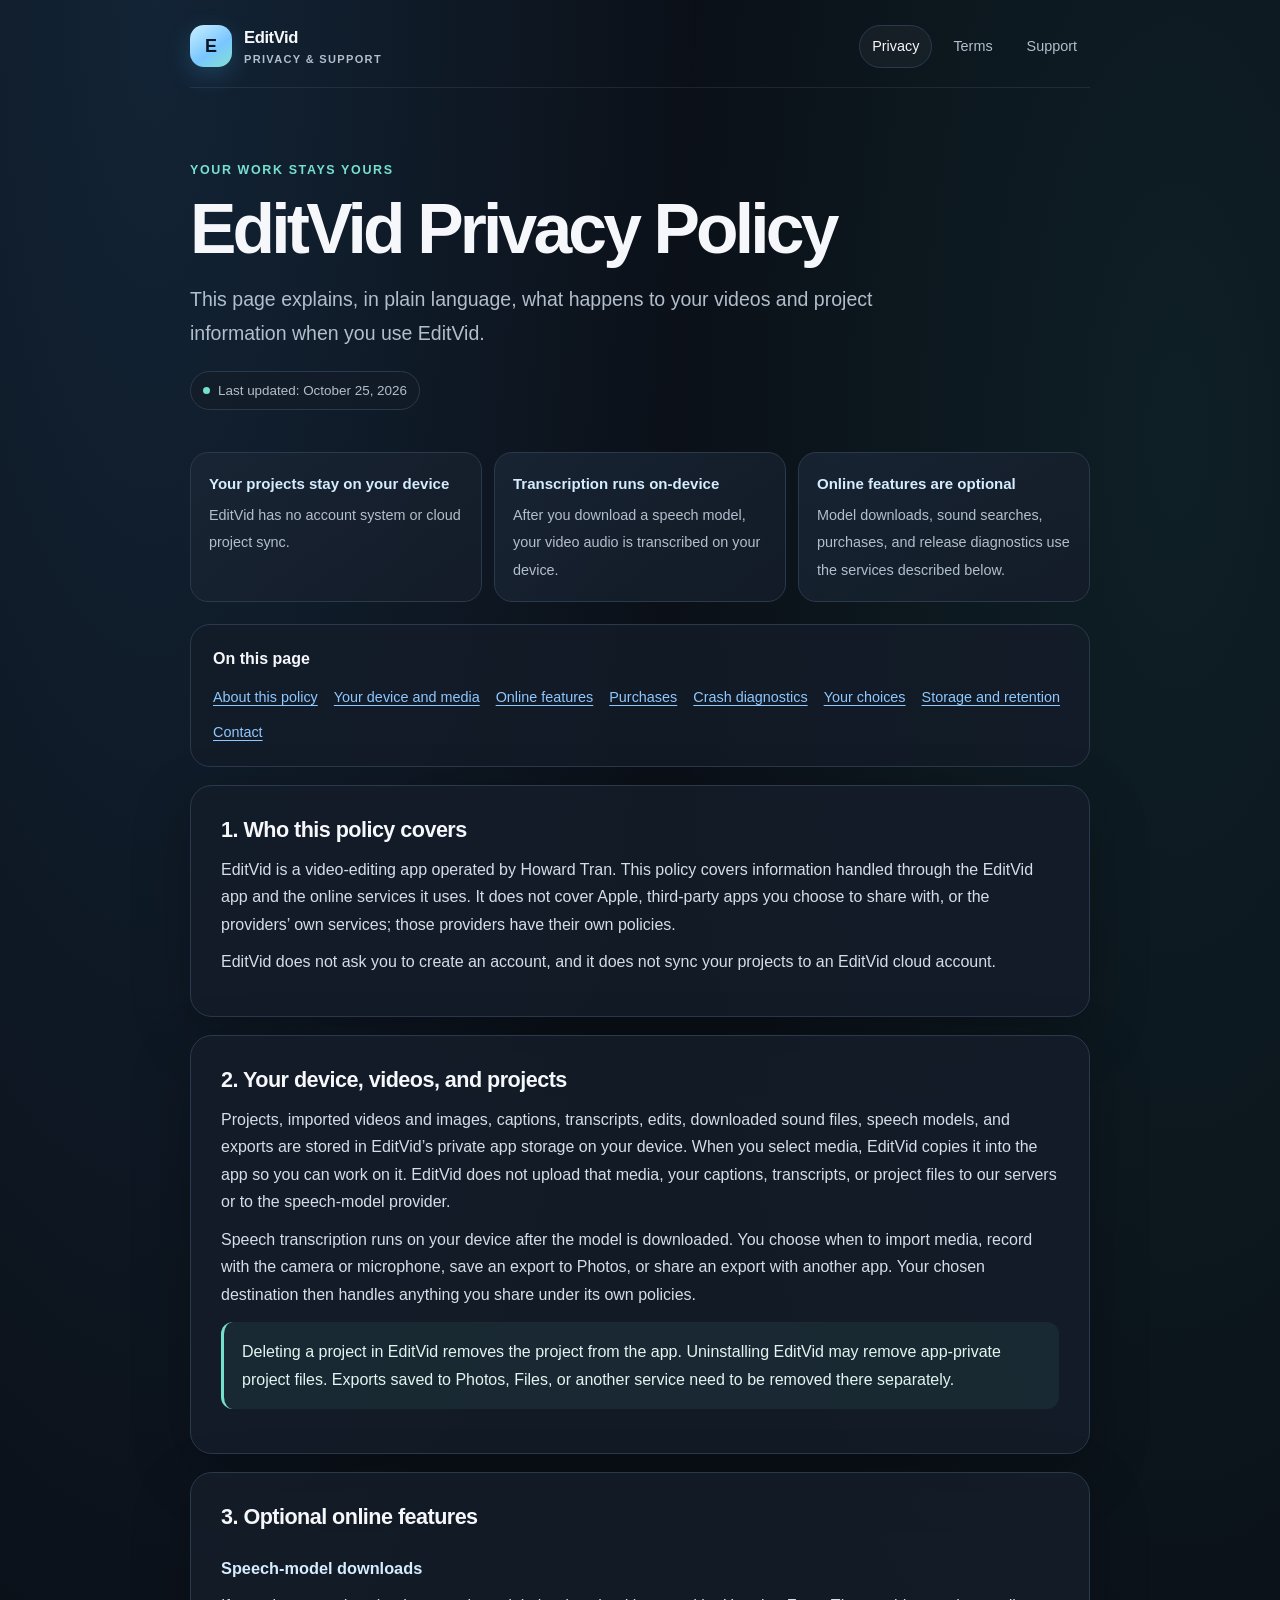
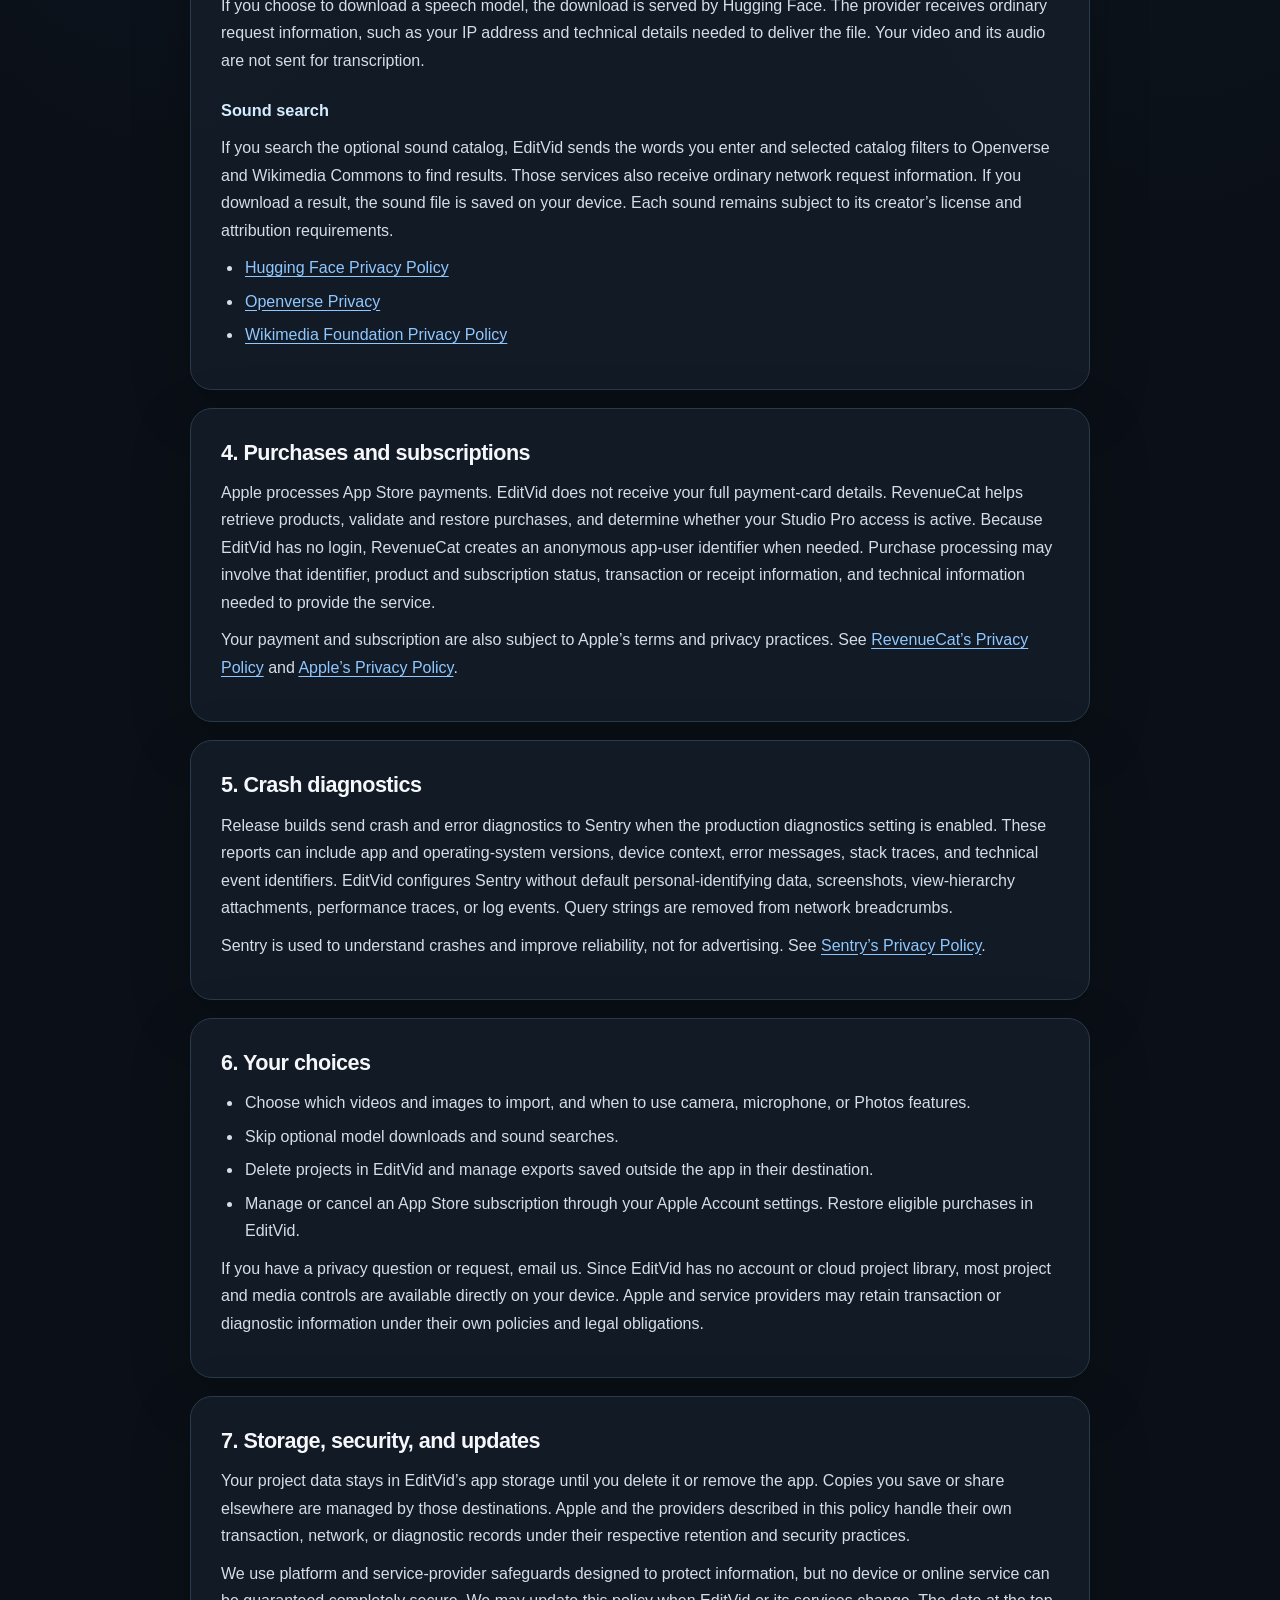
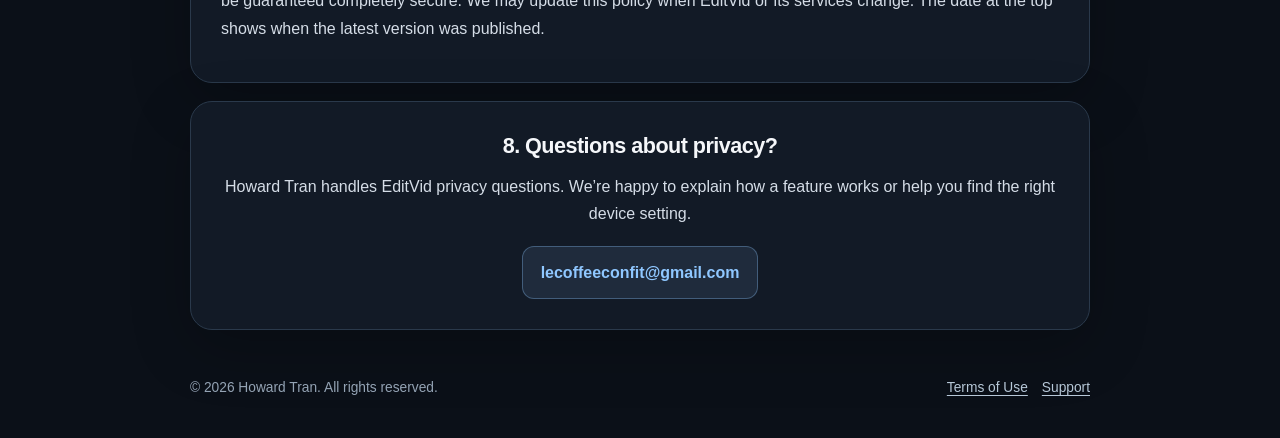
<file: index.html>
<!doctype html>
<html lang="en">
<head>
  <meta charset="utf-8">
  <meta name="viewport" content="width=device-width, initial-scale=1">
  <meta name="theme-color" content="#0b1018">
  <meta name="description" content="A clear guide to how EditVid handles your videos, projects, purchases, and diagnostics.">
  <title>EditVid Privacy Policy</title>
  <link rel="stylesheet" href="styles.css">
</head>
<body>
  <a class="skip-link" href="#main">Skip to policy</a>
  <div class="shell">
    <header class="topbar">
      <a class="brand" href="index.html" aria-label="EditVid Legal home">
        <span class="brand-mark" aria-hidden="true">E</span>
        <span><span class="brand-name">EditVid</span><span class="brand-sub">Privacy & support</span></span>
      </a>
      <nav class="nav" aria-label="Legal pages">
        <a href="index.html" aria-current="page">Privacy</a>
        <a href="terms.html">Terms</a>
        <a href="supportPage.html">Support</a>
      </nav>
    </header>

    <main id="main">
      <header class="hero">
        <p class="eyebrow">Your work stays yours</p>
        <h1>EditVid Privacy Policy</h1>
        <p class="lead">This page explains, in plain language, what happens to your videos and project information when you use EditVid.</p>
        <div class="updated">Last updated: October 25, 2026</div>
      </header>

      <section class="summary" aria-label="Privacy at a glance">
        <div class="summary-item"><strong>Your projects stay on your device</strong><span>EditVid has no account system or cloud project sync.</span></div>
        <div class="summary-item"><strong>Transcription runs on-device</strong><span>After you download a speech model, your video audio is transcribed on your device.</span></div>
        <div class="summary-item"><strong>Online features are optional</strong><span>Model downloads, sound searches, purchases, and release diagnostics use the services described below.</span></div>
      </section>

      <nav class="contents" aria-label="Privacy policy contents">
        <h2>On this page</h2>
        <ul>
          <li><a href="#about">About this policy</a></li>
          <li><a href="#device">Your device and media</a></li>
          <li><a href="#online">Online features</a></li>
          <li><a href="#purchases">Purchases</a></li>
          <li><a href="#diagnostics">Crash diagnostics</a></li>
          <li><a href="#choices">Your choices</a></li>
          <li><a href="#retention">Storage and retention</a></li>
          <li><a href="#contact">Contact</a></li>
        </ul>
      </nav>

      <section class="section" id="about">
        <h2>1. Who this policy covers</h2>
        <p>EditVid is a video-editing app operated by Howard Tran. This policy covers information handled through the EditVid app and the online services it uses. It does not cover Apple, third-party apps you choose to share with, or the providers’ own services; those providers have their own policies.</p>
        <p>EditVid does not ask you to create an account, and it does not sync your projects to an EditVid cloud account.</p>
      </section>

      <section class="section" id="device">
        <h2>2. Your device, videos, and projects</h2>
        <p>Projects, imported videos and images, captions, transcripts, edits, downloaded sound files, speech models, and exports are stored in EditVid’s private app storage on your device. When you select media, EditVid copies it into the app so you can work on it. EditVid does not upload that media, your captions, transcripts, or project files to our servers or to the speech-model provider.</p>
        <p>Speech transcription runs on your device after the model is downloaded. You choose when to import media, record with the camera or microphone, save an export to Photos, or share an export with another app. Your chosen destination then handles anything you share under its own policies.</p>
        <div class="callout">Deleting a project in EditVid removes the project from the app. Uninstalling EditVid may remove app-private project files. Exports saved to Photos, Files, or another service need to be removed there separately.</div>
      </section>

      <section class="section" id="online">
        <h2>3. Optional online features</h2>
        <h3>Speech-model downloads</h3>
        <p>If you choose to download a speech model, the download is served by Hugging Face. The provider receives ordinary request information, such as your IP address and technical details needed to deliver the file. Your video and its audio are not sent for transcription.</p>
        <h3>Sound search</h3>
        <p>If you search the optional sound catalog, EditVid sends the words you enter and selected catalog filters to Openverse and Wikimedia Commons to find results. Those services also receive ordinary network request information. If you download a result, the sound file is saved on your device. Each sound remains subject to its creator’s license and attribution requirements.</p>
        <ul>
          <li><a href="https://huggingface.co/privacy" target="_blank" rel="noopener noreferrer">Hugging Face Privacy Policy</a></li>
          <li><a href="https://openverse.org/privacy" target="_blank" rel="noopener noreferrer">Openverse Privacy</a></li>
          <li><a href="https://foundation.wikimedia.org/wiki/Policy%3APrivacy_policy/en" target="_blank" rel="noopener noreferrer">Wikimedia Foundation Privacy Policy</a></li>
        </ul>
      </section>

      <section class="section" id="purchases">
        <h2>4. Purchases and subscriptions</h2>
        <p>Apple processes App Store payments. EditVid does not receive your full payment-card details. RevenueCat helps retrieve products, validate and restore purchases, and determine whether your Studio Pro access is active. Because EditVid has no login, RevenueCat creates an anonymous app-user identifier when needed. Purchase processing may involve that identifier, product and subscription status, transaction or receipt information, and technical information needed to provide the service.</p>
        <p>Your payment and subscription are also subject to Apple’s terms and privacy practices. See <a href="https://www.revenuecat.com/privacy" target="_blank" rel="noopener noreferrer">RevenueCat’s Privacy Policy</a> and <a href="https://www.apple.com/legal/privacy/" target="_blank" rel="noopener noreferrer">Apple’s Privacy Policy</a>.</p>
      </section>

      <section class="section" id="diagnostics">
        <h2>5. Crash diagnostics</h2>
        <p>Release builds send crash and error diagnostics to Sentry when the production diagnostics setting is enabled. These reports can include app and operating-system versions, device context, error messages, stack traces, and technical event identifiers. EditVid configures Sentry without default personal-identifying data, screenshots, view-hierarchy attachments, performance traces, or log events. Query strings are removed from network breadcrumbs.</p>
        <p>Sentry is used to understand crashes and improve reliability, not for advertising. See <a href="https://sentry.io/privacy/" target="_blank" rel="noopener noreferrer">Sentry’s Privacy Policy</a>.</p>
      </section>

      <section class="section" id="choices">
        <h2>6. Your choices</h2>
        <ul>
          <li>Choose which videos and images to import, and when to use camera, microphone, or Photos features.</li>
          <li>Skip optional model downloads and sound searches.</li>
          <li>Delete projects in EditVid and manage exports saved outside the app in their destination.</li>
          <li>Manage or cancel an App Store subscription through your Apple Account settings. Restore eligible purchases in EditVid.</li>
        </ul>
        <p>If you have a privacy question or request, email us. Since EditVid has no account or cloud project library, most project and media controls are available directly on your device. Apple and service providers may retain transaction or diagnostic information under their own policies and legal obligations.</p>
      </section>

      <section class="section" id="retention">
        <h2>7. Storage, security, and updates</h2>
        <p>Your project data stays in EditVid’s app storage until you delete it or remove the app. Copies you save or share elsewhere are managed by those destinations. Apple and the providers described in this policy handle their own transaction, network, or diagnostic records under their respective retention and security practices.</p>
        <p>We use platform and service-provider safeguards designed to protect information, but no device or online service can be guaranteed completely secure. We may update this policy when EditVid or its services change. The date at the top shows when the latest version was published.</p>
      </section>

      <section class="section contact-card" id="contact">
        <h2>8. Questions about privacy?</h2>
        <p>Howard Tran handles EditVid privacy questions. We’re happy to explain how a feature works or help you find the right device setting.</p>
        <a class="email" href="mailto:lecoffeeconfit@gmail.com?subject=EditVid%20Privacy%20Question">lecoffeeconfit@gmail.com</a>
      </section>
    </main>

    <footer>
      <span>© 2026 Howard Tran. All rights reserved.</span>
      <nav aria-label="Footer links"><a href="terms.html">Terms of Use</a><a href="supportPage.html">Support</a></nav>
    </footer>
  </div>
</body>
</html>
</file>
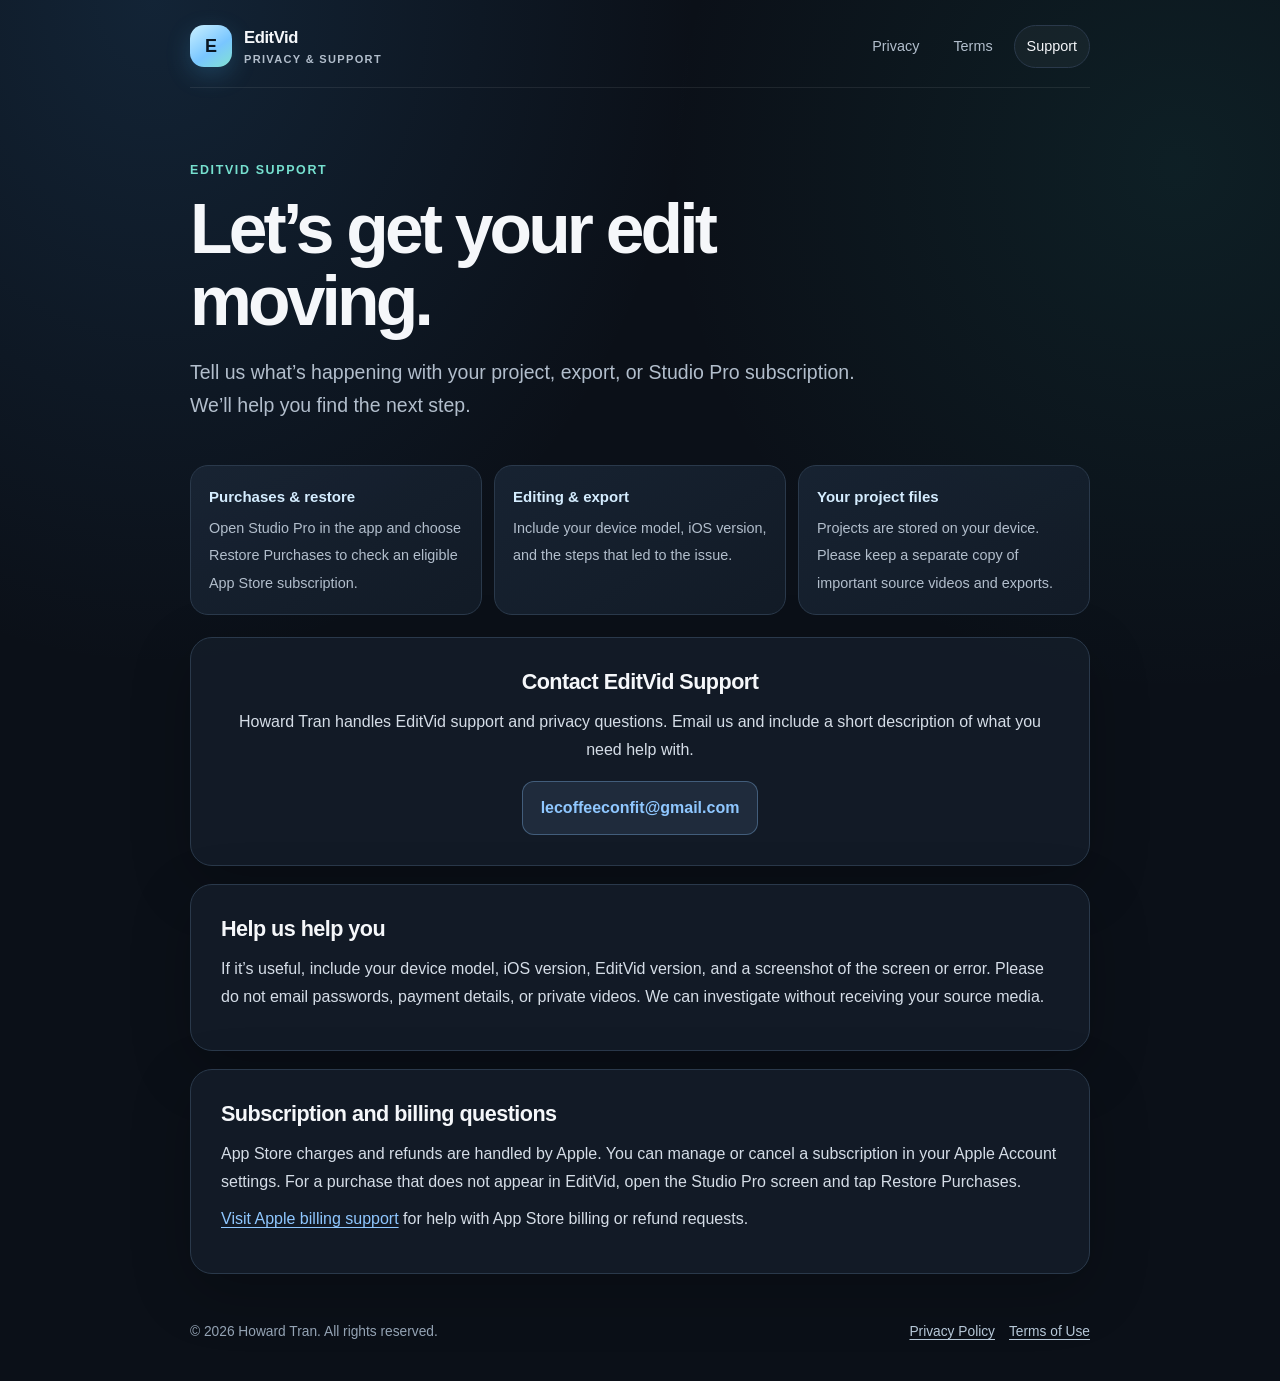
<file: supportPage.html>
<!doctype html>
<html lang="en">
<head>
  <meta charset="utf-8">
  <meta name="viewport" content="width=device-width, initial-scale=1">
  <meta name="theme-color" content="#0b1018">
  <meta name="description" content="Get friendly help with EditVid, Studio Pro, purchases, and video editing.">
  <title>EditVid Support</title>
  <link rel="stylesheet" href="styles.css">
</head>
<body>
  <a class="skip-link" href="#main">Skip to support</a>
  <div class="shell">
    <header class="topbar">
      <a class="brand" href="index.html" aria-label="EditVid Legal home">
        <span class="brand-mark" aria-hidden="true">E</span>
        <span><span class="brand-name">EditVid</span><span class="brand-sub">Privacy & support</span></span>
      </a>
      <nav class="nav" aria-label="Legal pages">
        <a href="index.html">Privacy</a>
        <a href="terms.html">Terms</a>
        <a href="supportPage.html" aria-current="page">Support</a>
      </nav>
    </header>

    <main id="main">
      <header class="hero">
        <p class="eyebrow">EditVid Support</p>
        <h1>Let’s get your edit moving.</h1>
        <p class="lead">Tell us what’s happening with your project, export, or Studio Pro subscription. We’ll help you find the next step.</p>
      </header>

      <section class="summary" aria-label="Common support topics">
        <div class="summary-item"><strong>Purchases & restore</strong><span>Open Studio Pro in the app and choose Restore Purchases to check an eligible App Store subscription.</span></div>
        <div class="summary-item"><strong>Editing & export</strong><span>Include your device model, iOS version, and the steps that led to the issue.</span></div>
        <div class="summary-item"><strong>Your project files</strong><span>Projects are stored on your device. Please keep a separate copy of important source videos and exports.</span></div>
      </section>

      <section class="section contact-card">
        <h2>Contact EditVid Support</h2>
        <p>Howard Tran handles EditVid support and privacy questions. Email us and include a short description of what you need help with.</p>
        <a class="email" href="mailto:lecoffeeconfit@gmail.com?subject=EditVid%20Support">lecoffeeconfit@gmail.com</a>
      </section>

      <section class="section">
        <h2>Help us help you</h2>
        <p>If it’s useful, include your device model, iOS version, EditVid version, and a screenshot of the screen or error. Please do not email passwords, payment details, or private videos. We can investigate without receiving your source media.</p>
      </section>

      <section class="section">
        <h2>Subscription and billing questions</h2>
        <p>App Store charges and refunds are handled by Apple. You can manage or cancel a subscription in your Apple Account settings. For a purchase that does not appear in EditVid, open the Studio Pro screen and tap Restore Purchases.</p>
        <p><a href="https://support.apple.com/billing" target="_blank" rel="noopener noreferrer">Visit Apple billing support</a> for help with App Store billing or refund requests.</p>
      </section>
    </main>

    <footer>
      <span>© 2026 Howard Tran. All rights reserved.</span>
      <nav aria-label="Footer links"><a href="index.html">Privacy Policy</a><a href="terms.html">Terms of Use</a></nav>
    </footer>
  </div>
</body>
</html>
</file>
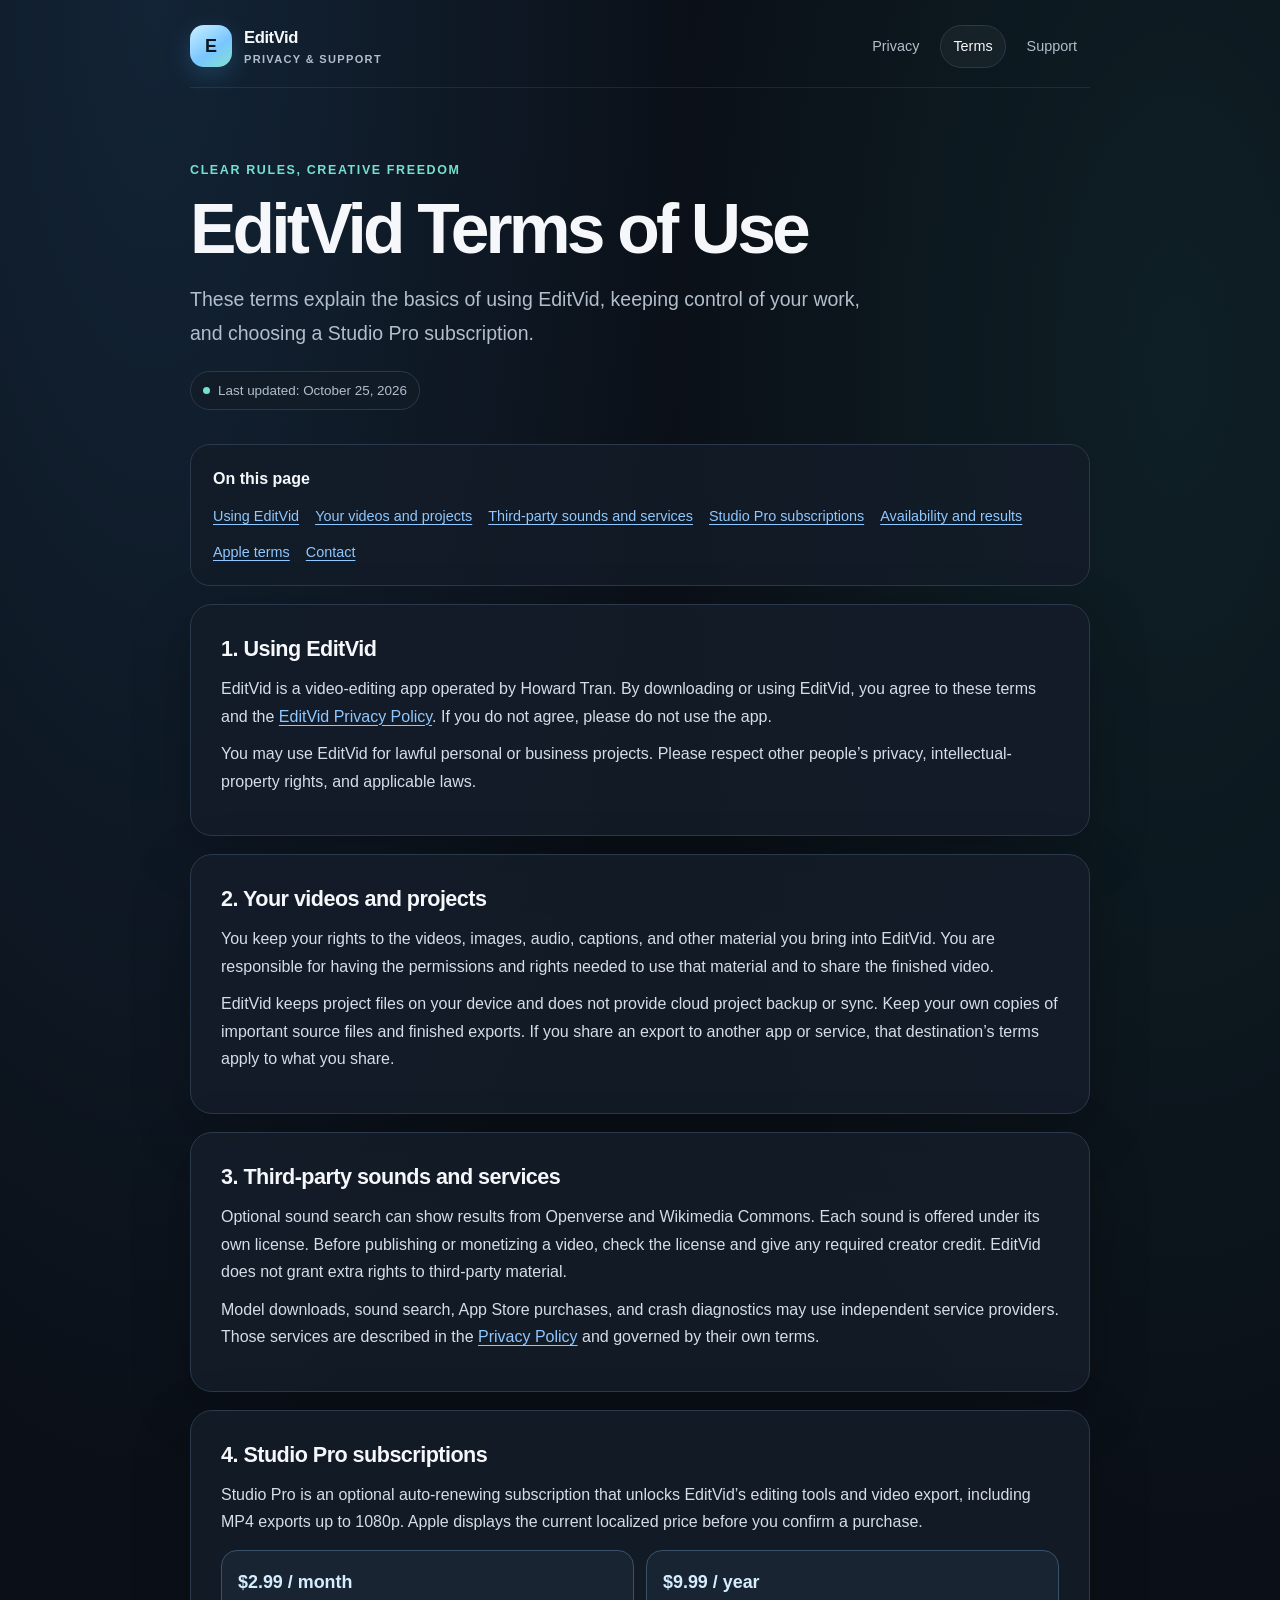
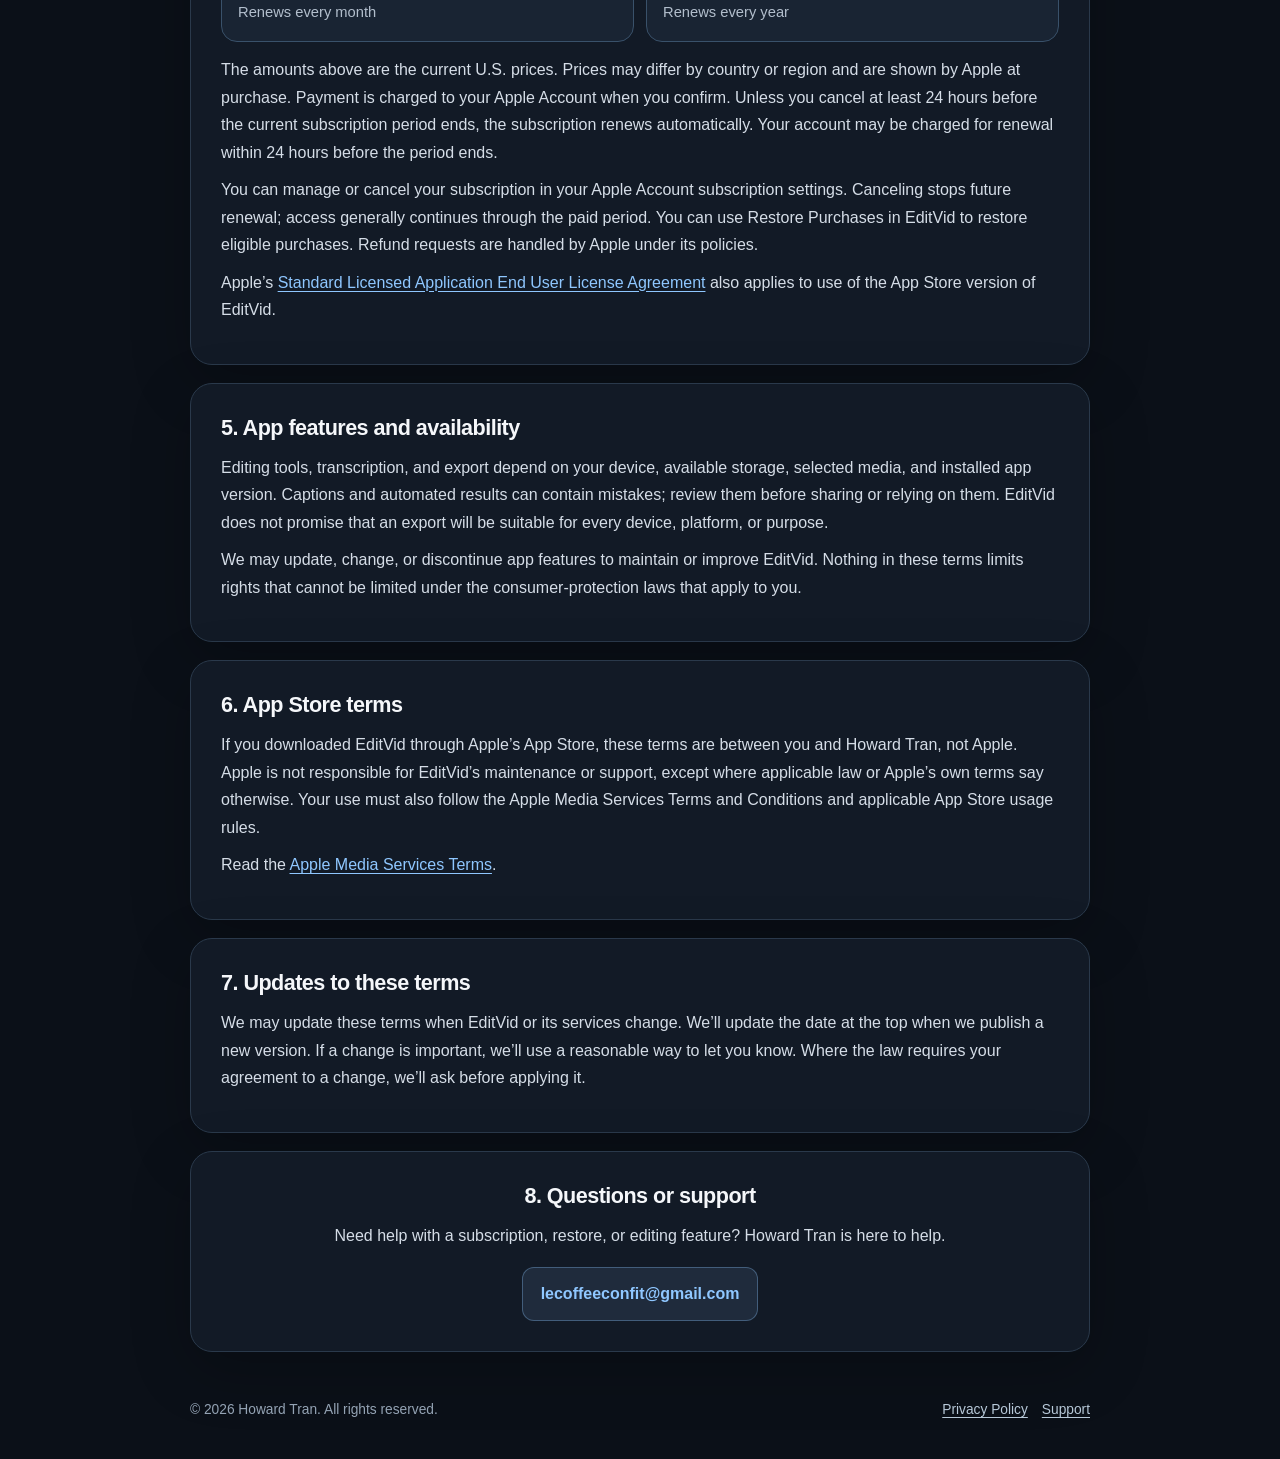
<file: terms.html>
<!doctype html>
<html lang="en">
<head>
  <meta charset="utf-8">
  <meta name="viewport" content="width=device-width, initial-scale=1">
  <meta name="theme-color" content="#0b1018">
  <meta name="description" content="Straightforward terms for using EditVid and Studio Pro.">
  <title>EditVid Terms of Use</title>
  <link rel="stylesheet" href="styles.css">
</head>
<body>
  <a class="skip-link" href="#main">Skip to terms</a>
  <div class="shell">
    <header class="topbar">
      <a class="brand" href="index.html" aria-label="EditVid Legal home">
        <span class="brand-mark" aria-hidden="true">E</span>
        <span><span class="brand-name">EditVid</span><span class="brand-sub">Privacy & support</span></span>
      </a>
      <nav class="nav" aria-label="Legal pages">
        <a href="index.html">Privacy</a>
        <a href="terms.html" aria-current="page">Terms</a>
        <a href="supportPage.html">Support</a>
      </nav>
    </header>

    <main id="main">
      <header class="hero">
        <p class="eyebrow">Clear rules, creative freedom</p>
        <h1>EditVid Terms of Use</h1>
        <p class="lead">These terms explain the basics of using EditVid, keeping control of your work, and choosing a Studio Pro subscription.</p>
        <div class="updated">Last updated: October 25, 2026</div>
      </header>

      <nav class="contents" aria-label="Terms contents">
        <h2>On this page</h2>
        <ul>
          <li><a href="#using">Using EditVid</a></li>
          <li><a href="#your-work">Your videos and projects</a></li>
          <li><a href="#third-party">Third-party sounds and services</a></li>
          <li><a href="#studio-pro">Studio Pro subscriptions</a></li>
          <li><a href="#availability">Availability and results</a></li>
          <li><a href="#apple">Apple terms</a></li>
          <li><a href="#contact">Contact</a></li>
        </ul>
      </nav>

      <section class="section" id="using">
        <h2>1. Using EditVid</h2>
        <p>EditVid is a video-editing app operated by Howard Tran. By downloading or using EditVid, you agree to these terms and the <a href="index.html">EditVid Privacy Policy</a>. If you do not agree, please do not use the app.</p>
        <p>You may use EditVid for lawful personal or business projects. Please respect other people’s privacy, intellectual-property rights, and applicable laws.</p>
      </section>

      <section class="section" id="your-work">
        <h2>2. Your videos and projects</h2>
        <p>You keep your rights to the videos, images, audio, captions, and other material you bring into EditVid. You are responsible for having the permissions and rights needed to use that material and to share the finished video.</p>
        <p>EditVid keeps project files on your device and does not provide cloud project backup or sync. Keep your own copies of important source files and finished exports. If you share an export to another app or service, that destination’s terms apply to what you share.</p>
      </section>

      <section class="section" id="third-party">
        <h2>3. Third-party sounds and services</h2>
        <p>Optional sound search can show results from Openverse and Wikimedia Commons. Each sound is offered under its own license. Before publishing or monetizing a video, check the license and give any required creator credit. EditVid does not grant extra rights to third-party material.</p>
        <p>Model downloads, sound search, App Store purchases, and crash diagnostics may use independent service providers. Those services are described in the <a href="index.html">Privacy Policy</a> and governed by their own terms.</p>
      </section>

      <section class="section" id="studio-pro">
        <h2>4. Studio Pro subscriptions</h2>
        <p>Studio Pro is an optional auto-renewing subscription that unlocks EditVid’s editing tools and video export, including MP4 exports up to 1080p. Apple displays the current localized price before you confirm a purchase.</p>
        <div class="price-list" aria-label="United States subscription plans">
          <div class="price"><strong>$2.99 / month</strong><span>Renews every month</span></div>
          <div class="price"><strong>$9.99 / year</strong><span>Renews every year</span></div>
        </div>
        <p>The amounts above are the current U.S. prices. Prices may differ by country or region and are shown by Apple at purchase. Payment is charged to your Apple Account when you confirm. Unless you cancel at least 24 hours before the current subscription period ends, the subscription renews automatically. Your account may be charged for renewal within 24 hours before the period ends.</p>
        <p>You can manage or cancel your subscription in your Apple Account subscription settings. Canceling stops future renewal; access generally continues through the paid period. You can use Restore Purchases in EditVid to restore eligible purchases. Refund requests are handled by Apple under its policies.</p>
        <p>Apple’s <a href="https://www.apple.com/legal/internet-services/itunes/dev/stdeula/" target="_blank" rel="noopener noreferrer">Standard Licensed Application End User License Agreement</a> also applies to use of the App Store version of EditVid.</p>
      </section>

      <section class="section" id="availability">
        <h2>5. App features and availability</h2>
        <p>Editing tools, transcription, and export depend on your device, available storage, selected media, and installed app version. Captions and automated results can contain mistakes; review them before sharing or relying on them. EditVid does not promise that an export will be suitable for every device, platform, or purpose.</p>
        <p>We may update, change, or discontinue app features to maintain or improve EditVid. Nothing in these terms limits rights that cannot be limited under the consumer-protection laws that apply to you.</p>
      </section>

      <section class="section" id="apple">
        <h2>6. App Store terms</h2>
        <p>If you downloaded EditVid through Apple’s App Store, these terms are between you and Howard Tran, not Apple. Apple is not responsible for EditVid’s maintenance or support, except where applicable law or Apple’s own terms say otherwise. Your use must also follow the Apple Media Services Terms and Conditions and applicable App Store usage rules.</p>
        <p>Read the <a href="https://www.apple.com/legal/internet-services/itunes/" target="_blank" rel="noopener noreferrer">Apple Media Services Terms</a>.</p>
      </section>

      <section class="section" id="changes">
        <h2>7. Updates to these terms</h2>
        <p>We may update these terms when EditVid or its services change. We’ll update the date at the top when we publish a new version. If a change is important, we’ll use a reasonable way to let you know. Where the law requires your agreement to a change, we’ll ask before applying it.</p>
      </section>

      <section class="section contact-card" id="contact">
        <h2>8. Questions or support</h2>
        <p>Need help with a subscription, restore, or editing feature? Howard Tran is here to help.</p>
        <a class="email" href="mailto:lecoffeeconfit@gmail.com?subject=EditVid%20Support">lecoffeeconfit@gmail.com</a>
      </section>
    </main>

    <footer>
      <span>© 2026 Howard Tran. All rights reserved.</span>
      <nav aria-label="Footer links"><a href="index.html">Privacy Policy</a><a href="supportPage.html">Support</a></nav>
    </footer>
  </div>
</body>
</html>
</file>
<file: styles.css>
:root {
  color-scheme: dark;
  --page: #0b1018;
  --surface: #131c28;
  --surface-raised: #192535;
  --line: #2a394b;
  --ink: #f5f7fa;
  --muted: #b2becc;
  --accent: #8fc7ff;
  --accent-soft: #d5edff;
  --teal: #76e0cf;
  --gold: #f4ca79;
  --shadow: 0 18px 60px rgba(0, 0, 0, .22);
}

* { box-sizing: border-box; }
html { scroll-behavior: smooth; }
body {
  margin: 0;
  color: var(--ink);
  background:
    radial-gradient(ellipse at 12% 0%, rgba(53, 126, 190, .18), transparent 34rem),
    radial-gradient(ellipse at 92% 12%, rgba(37, 156, 145, .11), transparent 32rem),
    var(--page);
  font: 16px/1.72 -apple-system, BlinkMacSystemFont, "Segoe UI", sans-serif;
  -webkit-font-smoothing: antialiased;
}
a { color: var(--accent); text-underline-offset: .2em; }
a:hover { color: var(--accent-soft); }
a:focus-visible { outline: 3px solid var(--gold); outline-offset: 4px; border-radius: 4px; }
.skip-link {
  position: absolute; left: 16px; top: -80px; z-index: 5;
  padding: 10px 14px; border-radius: 10px; background: var(--ink); color: var(--page);
}
.skip-link:focus { top: 14px; }
.shell { width: min(900px, calc(100% - 32px)); margin: 0 auto; }
.topbar {
  display: flex; align-items: center; justify-content: space-between; gap: 18px;
  padding: 24px 0 18px; border-bottom: 1px solid rgba(255,255,255,.08);
}
.brand { display: inline-flex; align-items: center; gap: 12px; color: var(--ink); text-decoration: none; }
.brand-mark {
  display: grid; place-items: center; width: 42px; height: 42px; border-radius: 14px;
  color: #0a1723; font-size: 18px; font-weight: 850;
  background: linear-gradient(145deg, #c9f0ff, #79c6ff 58%, #82e2d1);
  box-shadow: 0 8px 25px rgba(68, 161, 221, .24);
}
.brand-name { font-size: 1.04rem; font-weight: 760; letter-spacing: -.025em; }
.brand-sub { display: block; margin-top: -3px; color: var(--muted); font-size: .69rem; font-weight: 650; letter-spacing: .12em; text-transform: uppercase; }
.nav { display: flex; flex-wrap: wrap; justify-content: flex-end; gap: 8px; }
.nav a {
  padding: 8px 12px; border: 1px solid transparent; border-radius: 999px;
  color: var(--muted); font-size: .9rem; text-decoration: none;
}
.nav a:hover, .nav a[aria-current="page"] { border-color: var(--line); background: rgba(255,255,255,.04); color: var(--ink); }
.hero { padding: clamp(40px, 8vw, 72px) 0 34px; }
.eyebrow { margin: 0 0 12px; color: var(--teal); font-size: .78rem; font-weight: 750; letter-spacing: .13em; text-transform: uppercase; }
h1 { max-width: 760px; margin: 0; font-size: clamp(2.45rem, 7vw, 4.35rem); line-height: 1.04; letter-spacing: -.055em; }
.lead { max-width: 700px; margin: 18px 0 0; color: var(--muted); font-size: clamp(1.05rem, 2.5vw, 1.22rem); }
.updated { display: inline-flex; align-items: center; gap: 8px; margin-top: 20px; padding: 7px 12px; border: 1px solid var(--line); border-radius: 999px; background: rgba(19,28,40,.72); color: var(--muted); font-size: .84rem; }
.updated::before { width: 7px; height: 7px; border-radius: 50%; background: var(--teal); content: ""; }
.summary {
  display: grid; grid-template-columns: repeat(3, 1fr); gap: 12px; margin: 8px 0 22px;
}
.summary-item { padding: 18px; border: 1px solid var(--line); border-radius: 18px; background: linear-gradient(145deg, rgba(25,37,53,.88), rgba(19,28,40,.88)); }
.summary-item strong { display: block; margin-bottom: 4px; color: var(--accent-soft); font-size: .94rem; }
.summary-item span { color: var(--muted); font-size: .9rem; }
.contents { margin: 0 0 18px; padding: 20px 22px; border: 1px solid var(--line); border-radius: 20px; background: rgba(19,28,40,.8); }
.contents h2 { margin: 0 0 10px; font-size: 1rem; letter-spacing: 0; }
.contents ul { display: flex; flex-wrap: wrap; gap: 8px 16px; margin: 0; padding: 0; list-style: none; }
.contents a { font-size: .9rem; }
.section {
  margin: 18px 0; padding: clamp(21px, 4vw, 30px);
  border: 1px solid var(--line); border-radius: 22px;
  background: rgba(19,28,40,.91); box-shadow: var(--shadow);
  scroll-margin-top: 18px;
}
.section h2 { margin: 0 0 12px; font-size: 1.35rem; line-height: 1.3; letter-spacing: -.025em; }
.section h3 { margin: 22px 0 6px; color: var(--accent-soft); font-size: 1.02rem; }
.section p { margin: 10px 0; color: #d5dde7; }
.section ul { margin: 10px 0; padding-left: 22px; color: #d5dde7; }
.section li { margin: 6px 0; padding-left: 2px; }
.callout { margin: 14px 0; padding: 16px 18px; border-left: 3px solid var(--teal); border-radius: 12px; background: rgba(118,224,207,.07); color: #e3f4f0; }
.price-list { display: grid; grid-template-columns: repeat(2, minmax(0, 1fr)); gap: 12px; margin: 14px 0; }
.price { padding: 16px; border: 1px solid #39516a; border-radius: 16px; background: rgba(143,199,255,.06); }
.price strong { display: block; color: var(--accent-soft); font-size: 1.12rem; }
.price span { color: var(--muted); font-size: .92rem; }
.contact-card { text-align: center; }
.contact-card .email {
  display: inline-flex; justify-content: center; margin-top: 8px; padding: 12px 18px;
  border: 1px solid rgba(143,199,255,.32); border-radius: 12px; background: rgba(143,199,255,.1);
  font-weight: 700; text-decoration: none; overflow-wrap: anywhere;
}
footer { display: flex; flex-wrap: wrap; justify-content: space-between; gap: 12px; padding: 28px 0 38px; color: #94a3b4; font-size: .86rem; }
footer nav { display: flex; flex-wrap: wrap; gap: 14px; }
footer a { color: #b7c8d8; }
@media (max-width: 650px) {
  .topbar { align-items: flex-start; flex-direction: column; }
  .nav { justify-content: flex-start; margin-left: -8px; }
  .summary { grid-template-columns: 1fr; }
  .price-list { grid-template-columns: 1fr; }
  footer { flex-direction: column; }
}
@media (prefers-reduced-motion: reduce) { html { scroll-behavior: auto; } }
</file>
